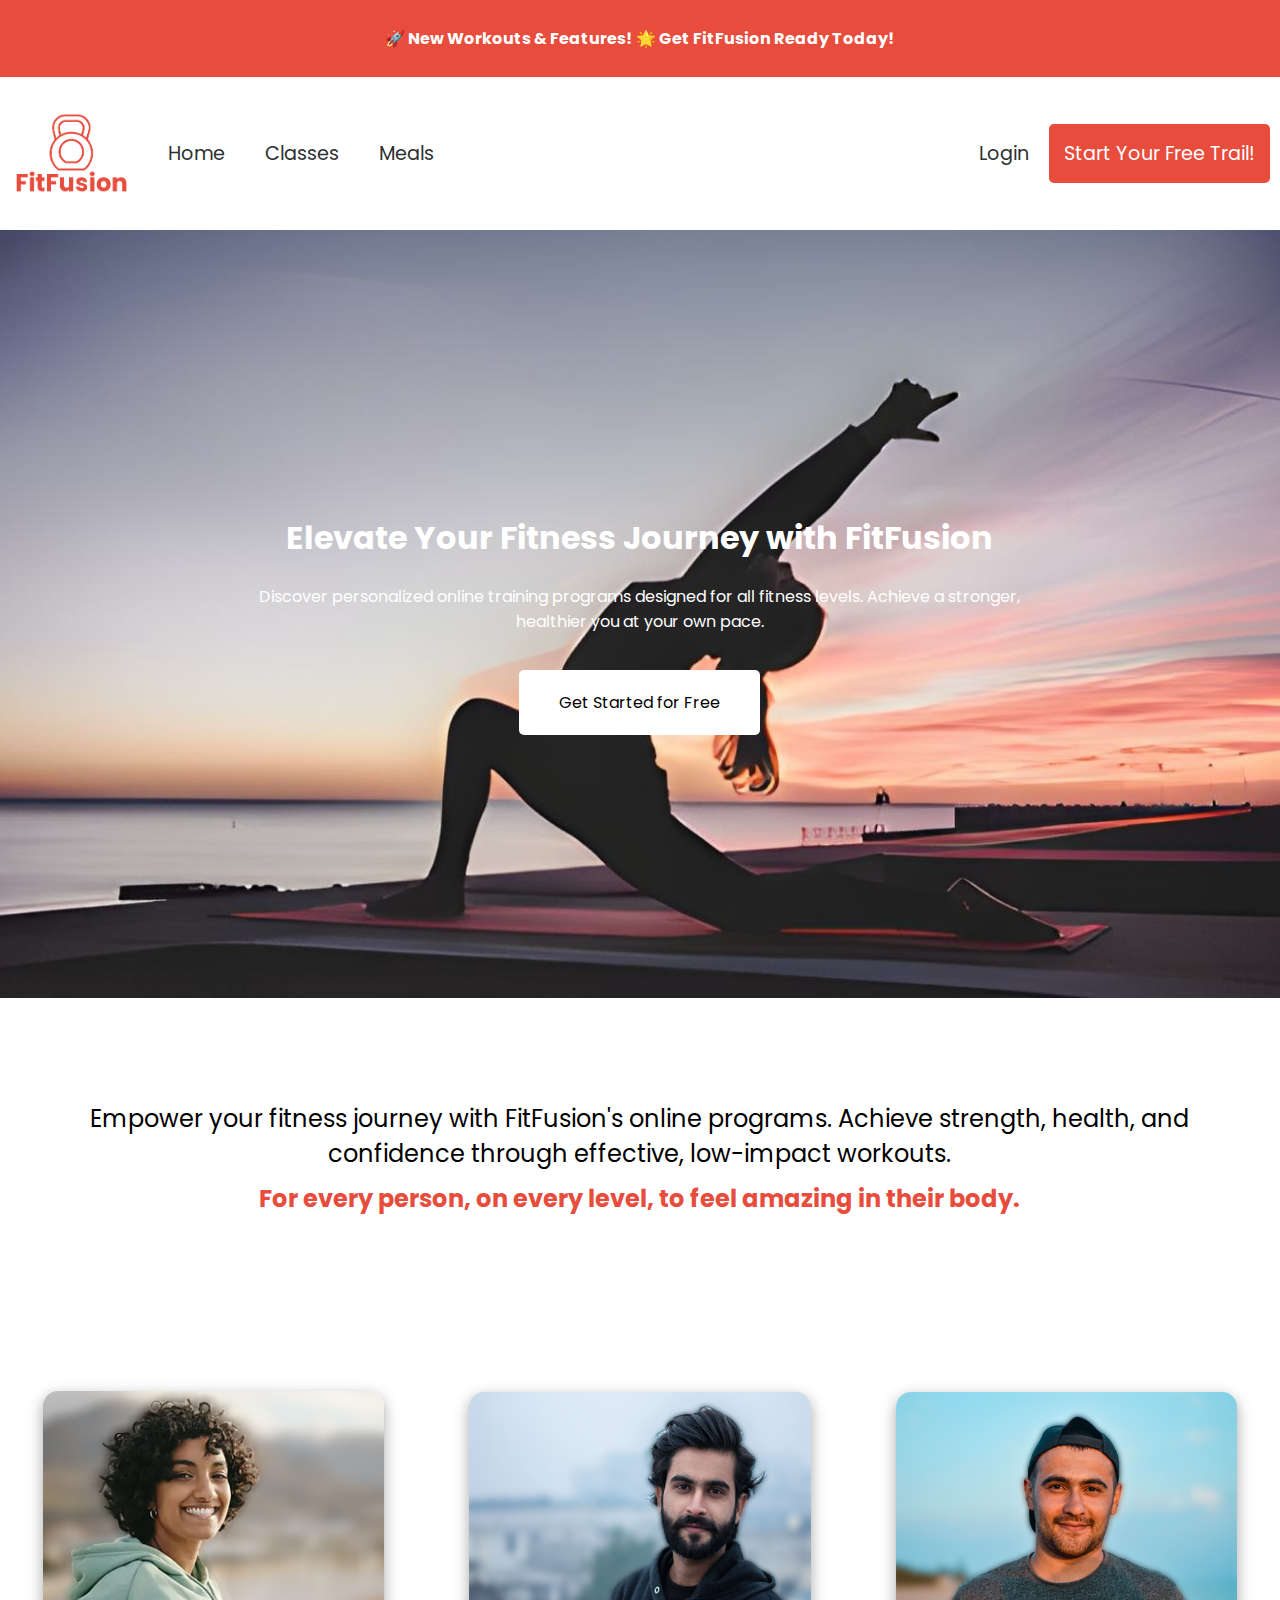
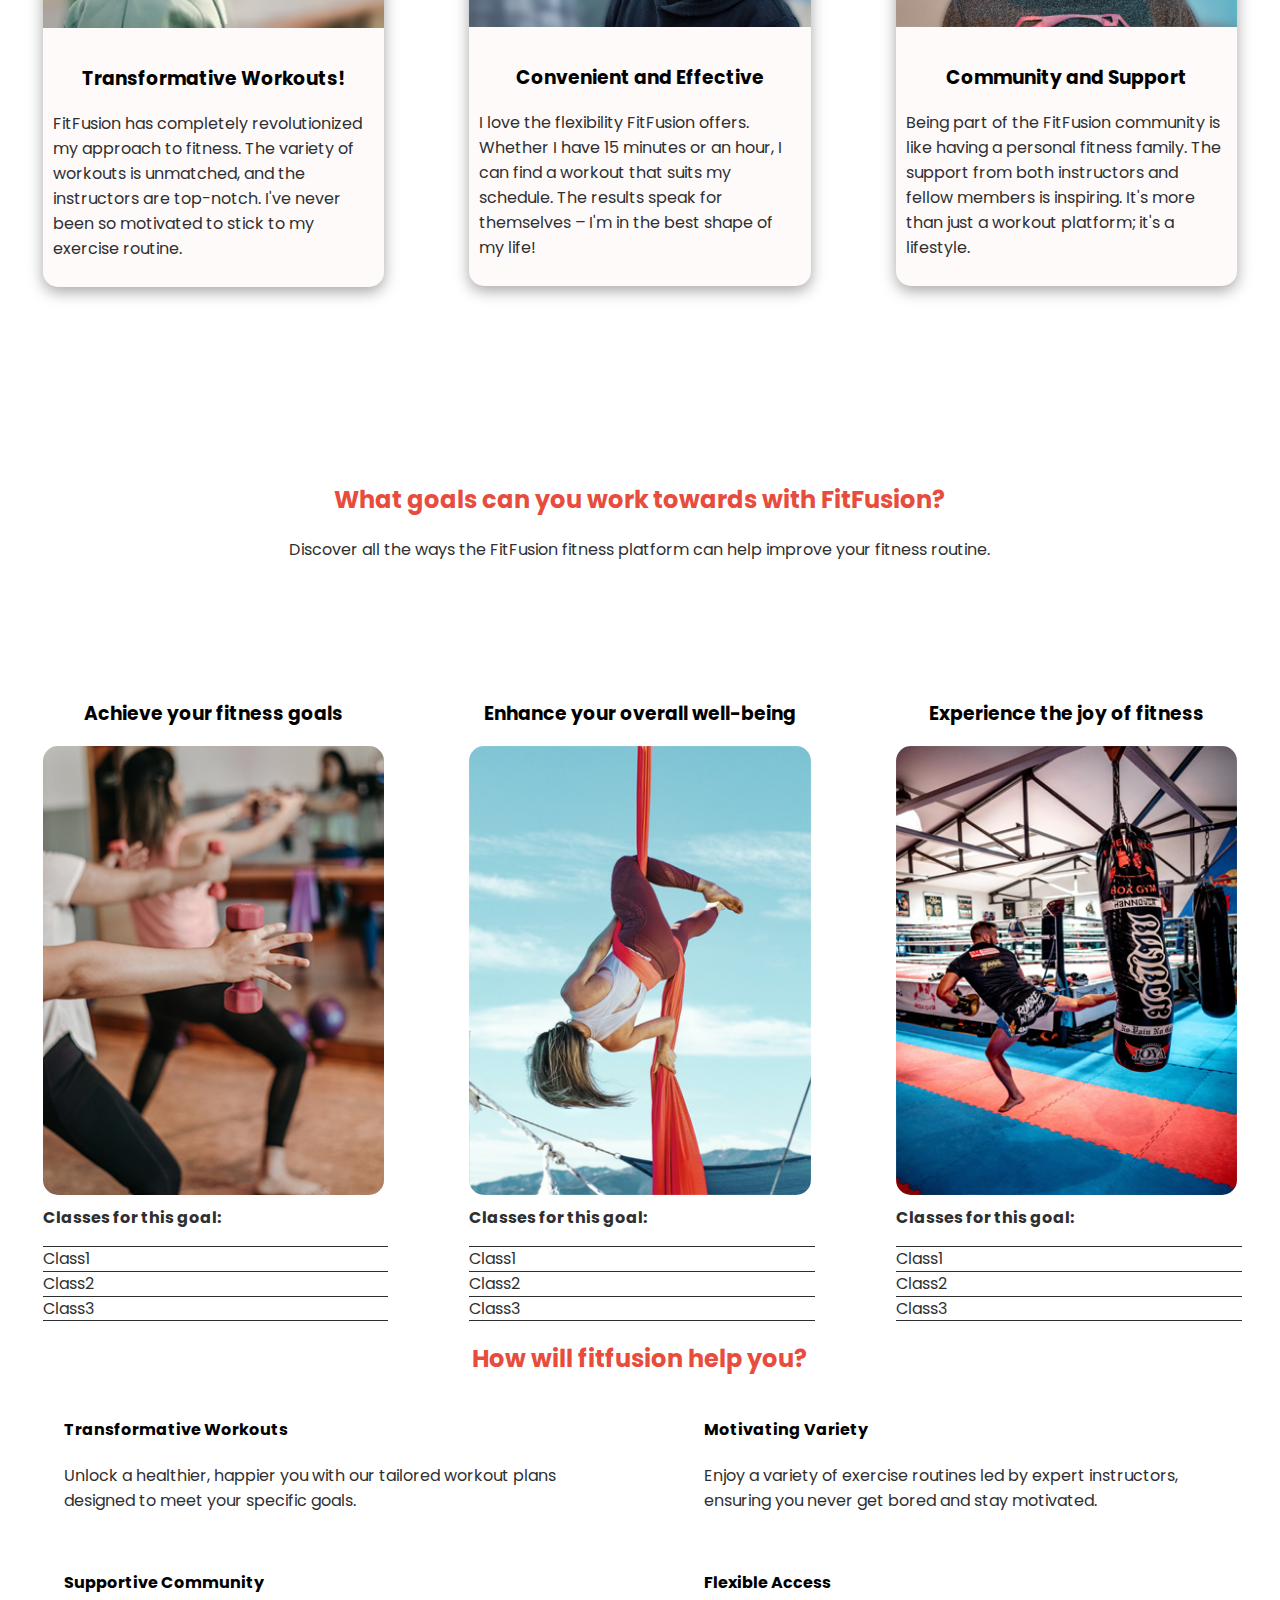
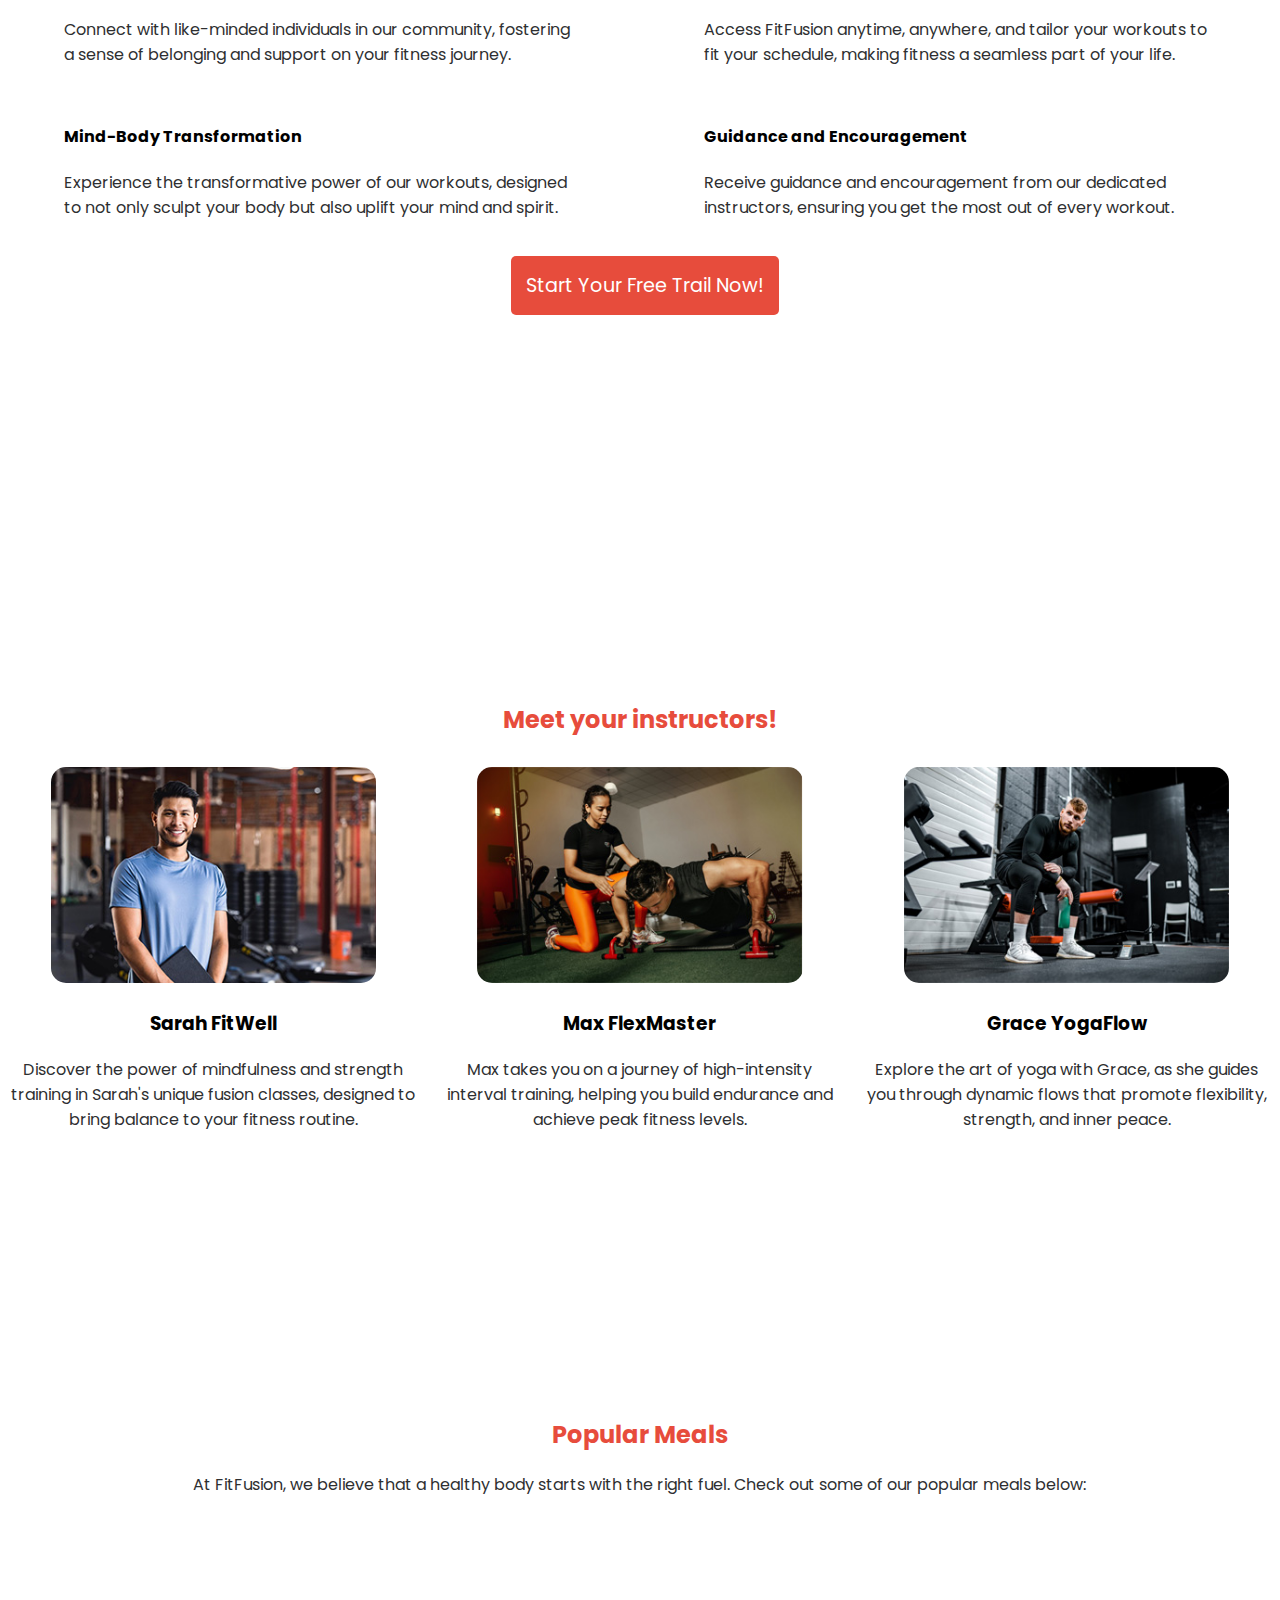
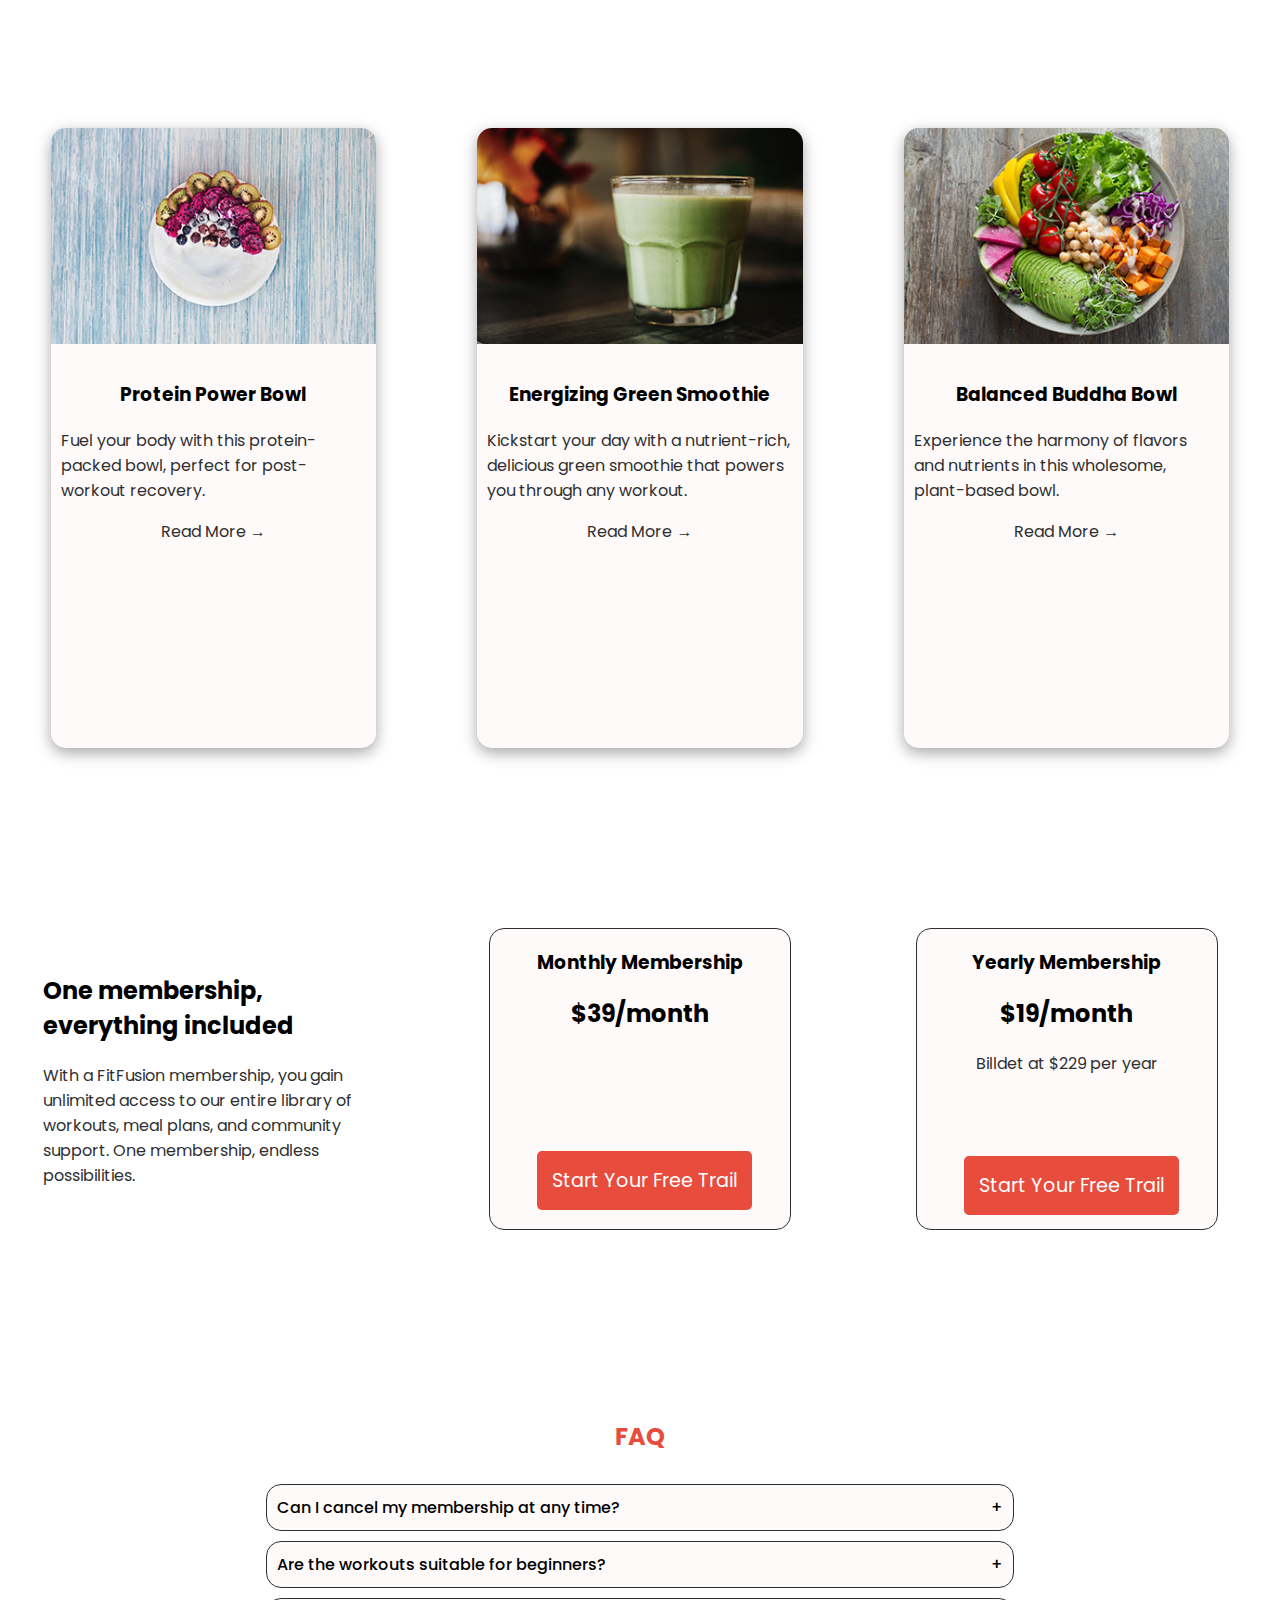
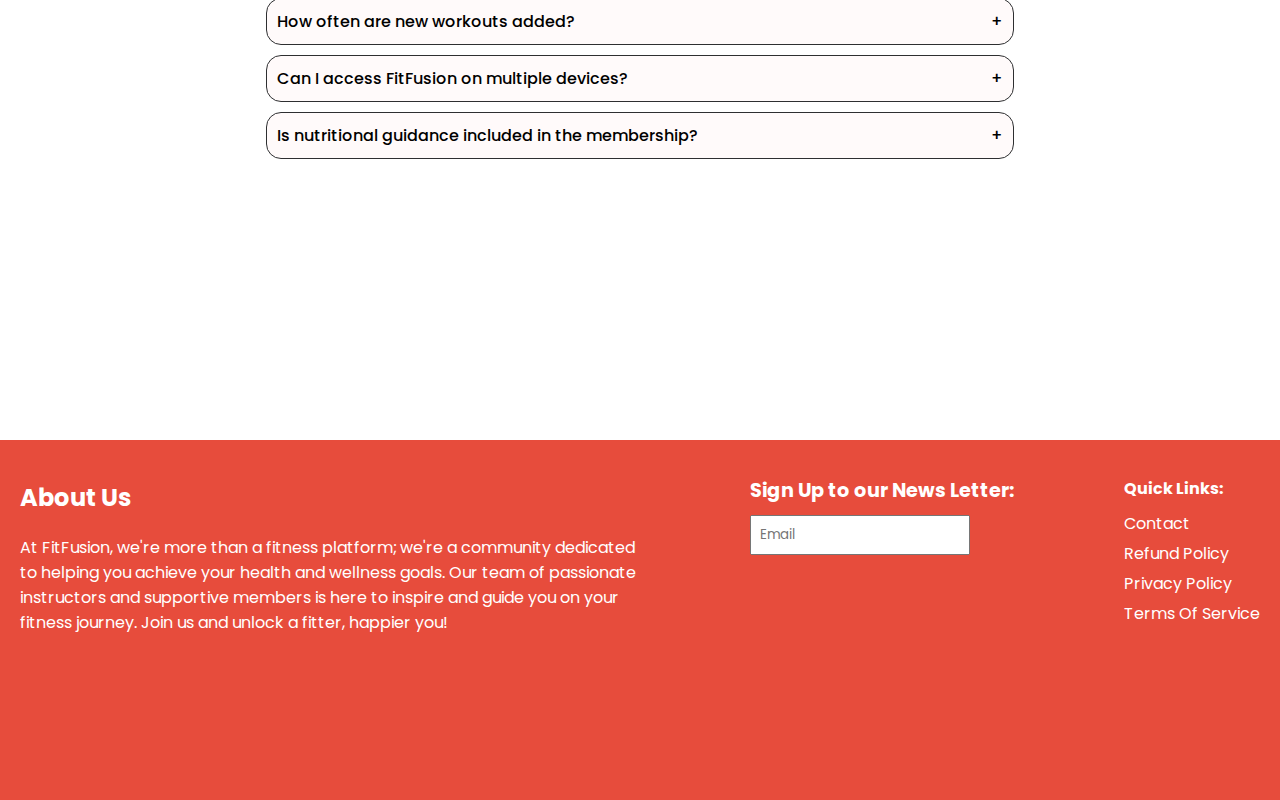
<file: index.html>
<!DOCTYPE html>
<html lang="en">

<head>
  <meta charset="UTF-8">
  <meta name="viewport" content="width=device-width, initial-scale=1.0">
  <title>Document</title>

  <link rel="stylesheet" href="css/style.css">

  <link rel="preconnect" href="https://fonts.googleapis.com">
  <link rel="preconnect" href="https://fonts.gstatic.com" crossorigin>
  <link href="https://fonts.googleapis.com/css2?family=Poppins:wght@400;500;700&display=swap" rel="stylesheet">
</head>

<body>
  <div id="wrapper-index">
    <header>
      <h2>🚀 New Workouts & Features! 🌟 Get FitFusion Ready Today!</h2>
    </header>

    <nav>
      <div class="left-nav">
        <img src="img/logo_png.png" alt="fitfusion_logo" class="logo">
        <a href="index.html">Home</a>
        <a href="classes.html">Classes</a>
        <a href="meals.html">Meals</a>
      </div>

      <div class="right-nav">
        <a href="#">Login</a>
        <button class="standard-button">Start Your Free Trail!</button>
      </div>
    </nav>

    <section id="back-img">
      <div class="center-div-width">
        <h1>Elevate Your Fitness Journey with FitFusion</h1>
        <p>Discover personalized online training programs designed for all fitness levels. Achieve a stronger, healthier
          you at your own pace.</p>
        <button>Get Started for Free</button>
      </div>
    </section>

    <article id="review-text">
      <div class="center-div">
        <h2>Empower your fitness journey with FitFusion's online programs. Achieve strength, health, and confidence
          through effective, low-impact workouts.</h2>
        <h2 class="brand-color"><strong>For every person, on every level, to feel amazing in their body.</strong></h2>
      </div>
    </article>

    <section id="review-1">
      <div class="boxshadow-card">
        <img src="img/review-1-img.jpg" alt="author">
        <div class="padding">
          <h3>Transformative Workouts!</h3>
          <p>FitFusion has completely revolutionized my approach to fitness. The variety of workouts is unmatched, and
            the instructors are top-notch. I've never been so motivated to stick to my exercise routine.</p>
        </div>
      </div>
    </section>

    <section id="review-2">
      <div class="boxshadow-card">
        <img src="img/review-2-img.jpg" alt="author">
        <div class="padding">
          <h3>Convenient and Effective</h3>
          <p>I love the flexibility FitFusion offers. Whether I have 15 minutes or an hour, I can find a workout that
            suits my schedule. The results speak for themselves – I'm in the best shape of my life!</p>
        </div>
      </div>
    </section>

    <section id="review-3">
      <div class="boxshadow-card">
        <img src="img/review-3-img.jpg" alt="author">
        <div class="padding">
          <h3>Community and Support</h3>
          <p>Being part of the FitFusion community is like having a personal fitness family. The support from both
            instructors and fellow members is inspiring. It's more than just a workout platform; it's a lifestyle.</p>
        </div>
      </div>
    </section>

    <article id="goal-text">
      <div class="center-div">
        <h2 class="text-breaker">What goals can you work towards with FitFusion?</h2>
        <p>Discover all the ways the FitFusion fitness platform can help improve your fitness routine.</p>
      </div>
    </article>

    <section id="goal-1" class="goal">
      <h3>Achieve your fitness goals</h3>
      <img src="img/goal-1-img.jpg" alt="dumbell-training">
      <p>Classes for this goal:</p>
      <a class="custom-overline" href="#">Class1</a>
      <a class="custom-overline" href="#">Class2</a>
      <a class="custom-underline custom-overline" href="#">Class3</a>
    </section>

    <section id="goal-2" class="goal">
      <h3>Enhance your overall well-being</h3>
      <img src="img/goal-2-img.jpg" alt="circus-rope-training">
      <p>Classes for this goal:</p>
      <a class="custom-overline" href="#">Class1</a>
      <a class="custom-overline" href="#">Class2</a>
      <a class="custom-underline custom-overline" href="#">Class3</a>

    </section>

    <section id="goal-3" class="goal">
      <h3>Experience the joy of fitness</h3>
      <img src="img/goal-3-img.jpg" alt="martial-arts-traning">
      <p>Classes for this goal:</p>
      <a class="custom-overline" href="#">Class1</a>
      <a class="custom-overline" href="#">Class2</a>
      <a class="custom-underline custom-overline" href="#">Class3</a>

    </section>

    <article id="benefits">
      <div class="center-div benefits-title">
        <h2 class="text-breaker">How will fitfusion help you?</h2>
      </div>
      <div class="benefits-container">
        <div class="benefit">
          <h4>Transformative Workouts</h4>
          <p>Unlock a healthier, happier you with our tailored workout plans designed to meet your specific goals.</p>
        </div>
        <div class="benefit">
          <h4>Motivating Variety</h4>
          <p>Enjoy a variety of exercise routines led by expert instructors, ensuring you never get bored and stay
            motivated.</p>
        </div>
        <div class="benefit">
          <h4>Supportive Community</h4>
          <p>Connect with like-minded individuals in our community, fostering a sense of belonging and support on your
            fitness journey.</p>
        </div>
        <div class="benefit">
          <h4>Flexible Access</h4>
          <p>Access FitFusion anytime, anywhere, and tailor your workouts to fit your schedule, making fitness a
            seamless part of your life.</p>
        </div>
        <div class="benefit">
          <h4>Mind-Body Transformation</h4>
          <p>Experience the transformative power of our workouts, designed to not only sculpt your body but also uplift
            your mind and spirit.</p>
        </div>
        <div class="benefit">
          <h4>Guidance and Encouragement</h4>
          <p>Receive guidance and encouragement from our dedicated instructors, ensuring you get the most out of every
            workout.</p>
        </div>
      </div>
      <div class="center-div">
        <button class="standard-button">Start Your Free Trail Now!</button>
      </div>

    </article>

    <article id="instructor-text">
      <div class="center-div">
        <h2 class="text-breaker">Meet your instructors!</h2>
      </div>
    </article>

    <section id="instructor-1" class="instructor">
      <img src="img/instructor-1-img.jpg" alt="Sarah FitWell">
      <h3>Sarah FitWell</h3>
      <p>Discover the power of mindfulness and strength training in Sarah's unique fusion classes, designed to bring
        balance to your fitness routine.</p>
    </section>

    <section id="instructor-2" class="instructor">
      <img src="img/instructor-2-img.jpg" alt="Max FlexMaster">
      <h3>Max FlexMaster</h3>
      <p>Max takes you on a journey of high-intensity interval training, helping you build endurance and achieve peak
        fitness levels.</p>
    </section>

    <section id="instructor-3" class="instructor">
      <img src="img/instructor-3-img.jpg" alt="Grace YogaFlow">
      <h3>Grace YogaFlow</h3>
      <p>Explore the art of yoga with Grace, as she guides you through dynamic flows that promote flexibility, strength,
        and inner peace.</p>
    </section>

    <article id="meals-text">
      <div class="center-div">
        <h2 class="text-breaker">Popular Meals</h2>
        <p>At FitFusion, we believe that a healthy body starts with the right fuel. Check out some of our popular meals
          below:</p>
      </div>
    </article>

    <section id="meal-1" class="meal">
      <div class="boxshadow-card">
        <img src="img/protein-bowl.jpg" alt="Protein Power Bowl">
        <div class="padding">
          <h3>Protein Power Bowl</h3>
          <p>Fuel your body with this protein-packed bowl, perfect for post-workout recovery.</p>
          <a href="#">Read More &rarr;</a>
        </div>
      </div>
    </section>

    <section id="meal-2" class="meal">
      <div class="boxshadow-card">
        <img src="img/green-smoothie.jpg" alt="Energizing Green Smoothie">
        <div class="padding">
          <h3>Energizing Green Smoothie</h3>
          <p>Kickstart your day with a nutrient-rich, delicious green smoothie that powers you through any workout.</p>
          <a href="#">Read More &rarr;</a>
        </div>
      </div>
    </section>

    <section id="meal-3" class="meal">
      <div class="boxshadow-card">
        <img src="img/buddha-bowl.jpg" alt="Balanced Buddha Bowl">
        <div class="padding">
          <h3>Balanced Buddha Bowl</h3>
          <p>Experience the harmony of flavors and nutrients in this wholesome, plant-based bowl.</p>
          <a href="#">Read More &rarr;</a>
        </div>
      </div>
    </section>

    <article id="plans-text">
      <div class="text-container">
        <h2>One membership, everything included</h2>
        <p>With a FitFusion membership, you gain unlimited access to our entire library of workouts, meal plans, and
          community support. One membership, endless possibilities.</p>
      </div>
    </article>

    <section id="plans-1">
      <div class="box-container">
        <div class="center-div">
          <h3>Monthly Membership</h3>
          <h2>$39/month</h2>
          <button class="standard-button">Start Your Free Trail</button>
        </div>
      </div>
    </section>

    <section id="plans-2">
      <div class="box-container">
        <div class="center-div">
          <h3>Yearly Membership</h3>
          <h2>$19/month</h2>
          <p>Billdet at $229 per year</p>
          <button class="standard-button">Start Your Free Trail</button>
        </div>
      </div>
    </section>


    <section id="faq">
      <h2 class="text-breaker">FAQ</h2>
      <div class="faq-container">
        <details>
          <summary>Can I cancel my membership at any time?</summary>
          <p>Yes, you can cancel your membership at any time with no hidden fees. Your satisfaction is our priority.</p>
        </details>
        <details>
          <summary>Are the workouts suitable for beginners?</summary>
          <p>Absolutely! Our workouts cater to all fitness levels, with modifications provided for beginners and
            advanced participants alike.</p>
        </details>
        <details>
          <summary>How often are new workouts added?</summary>
          <p>We add fresh content regularly, ensuring you always have exciting and effective workouts to keep you
            engaged.</p>
        </details>
        <details>
          <summary>Can I access FitFusion on multiple devices?</summary>
          <p>Yes, you can access FitFusion on any device, allowing you to work out whenever and wherever suits you best.
          </p>
        </details>
        <details>
          <summary>Is nutritional guidance included in the membership?</summary>
          <p>Yes, your membership includes access to a range of nutritious meal plans and recipes to complement your
            fitness journey.</p>
        </details>
      </div>
    </section>

    <footer>
      <div class="about-us">
        <h2>About Us</h2>
        <p>At FitFusion, we're more than a fitness platform; we're a community dedicated to helping you achieve your
          health and wellness goals. Our team of passionate instructors and supportive members is here to inspire and
          guide you on your fitness journey. Join us and unlock a fitter, happier you!</p>
      </div>
      <div class="newsletter-container">
        <h2>Sign Up to our News Letter:</h2>
        <input type="text" placeholder="Email">
      </div>
      <div class="quick-links-container">
        <p>Quick Links:</p>
        <a href="#">Contact</a>
        <a href="#">Refund Policy</a>
        <a href="#">Privacy Policy</a>
        <a href="#">Terms Of Service</a>
      </div>
    </footer>

  </div>

</body>

</html>
</file>
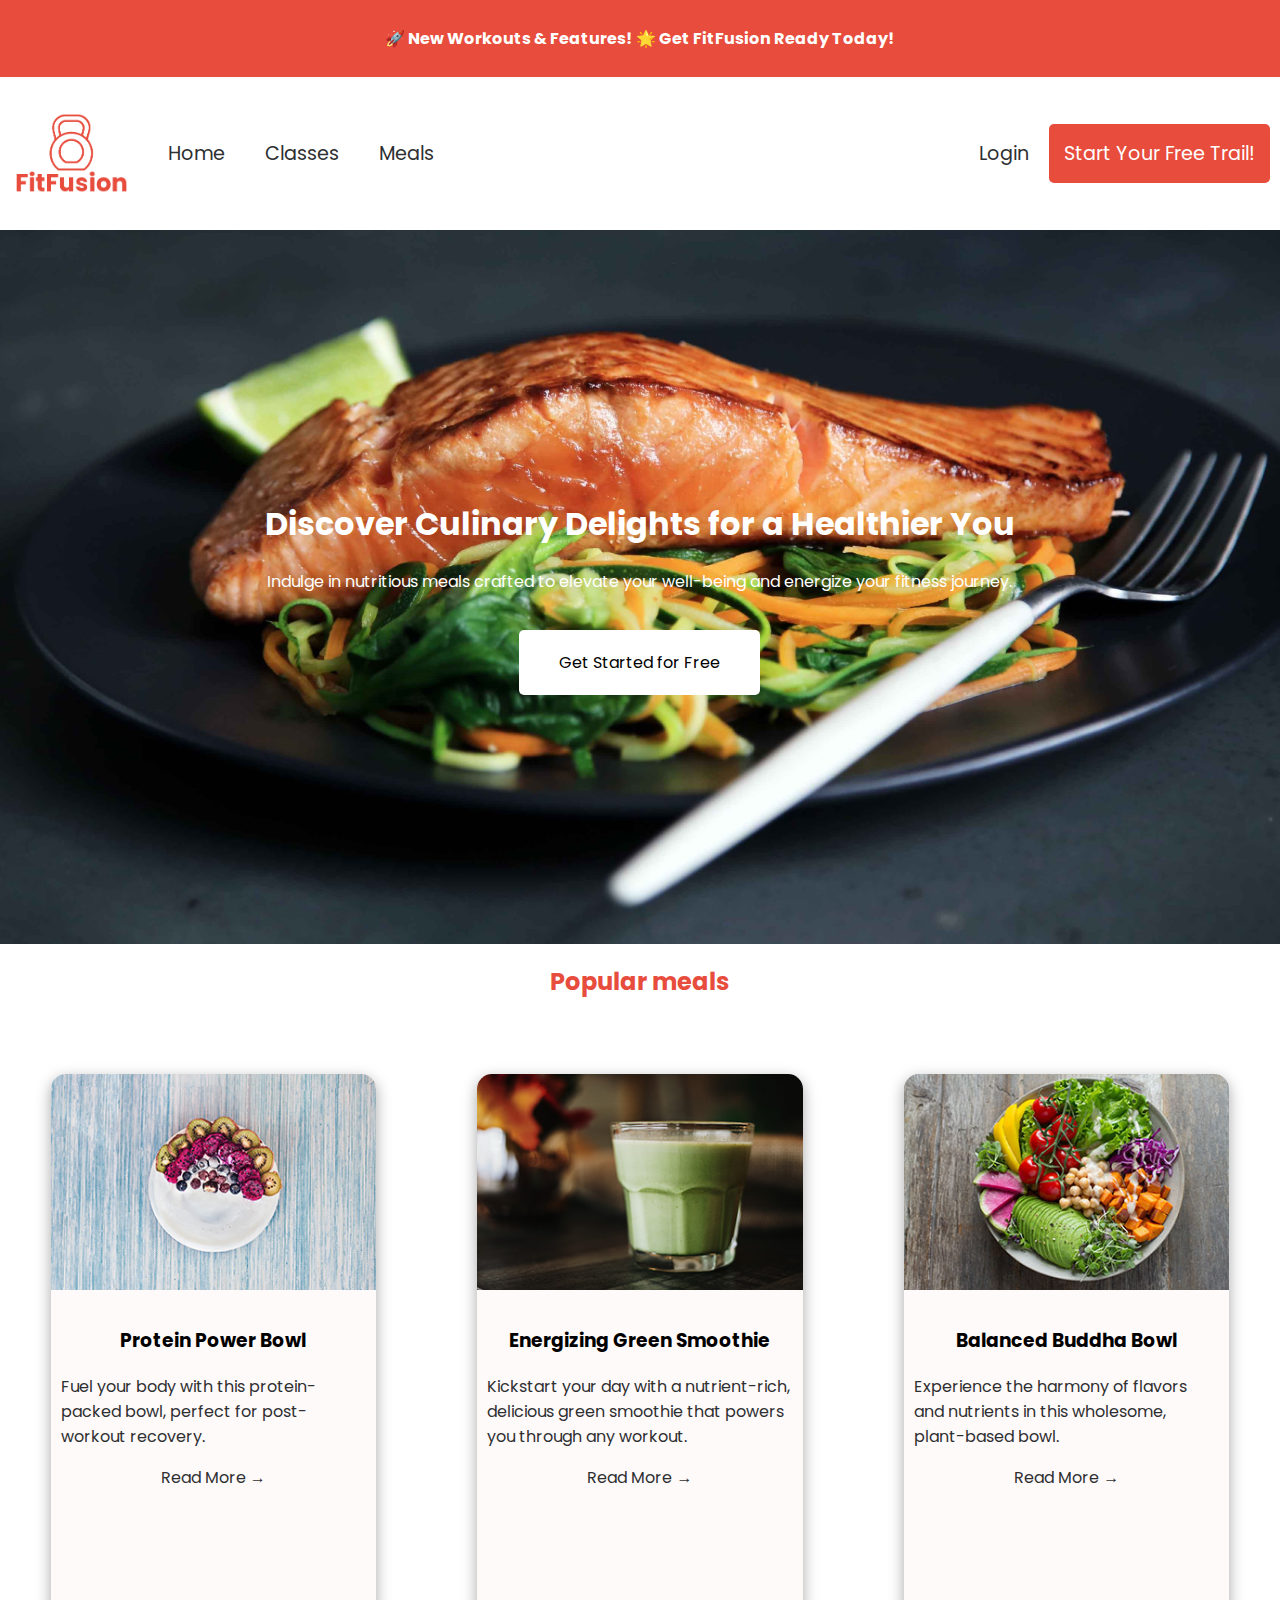
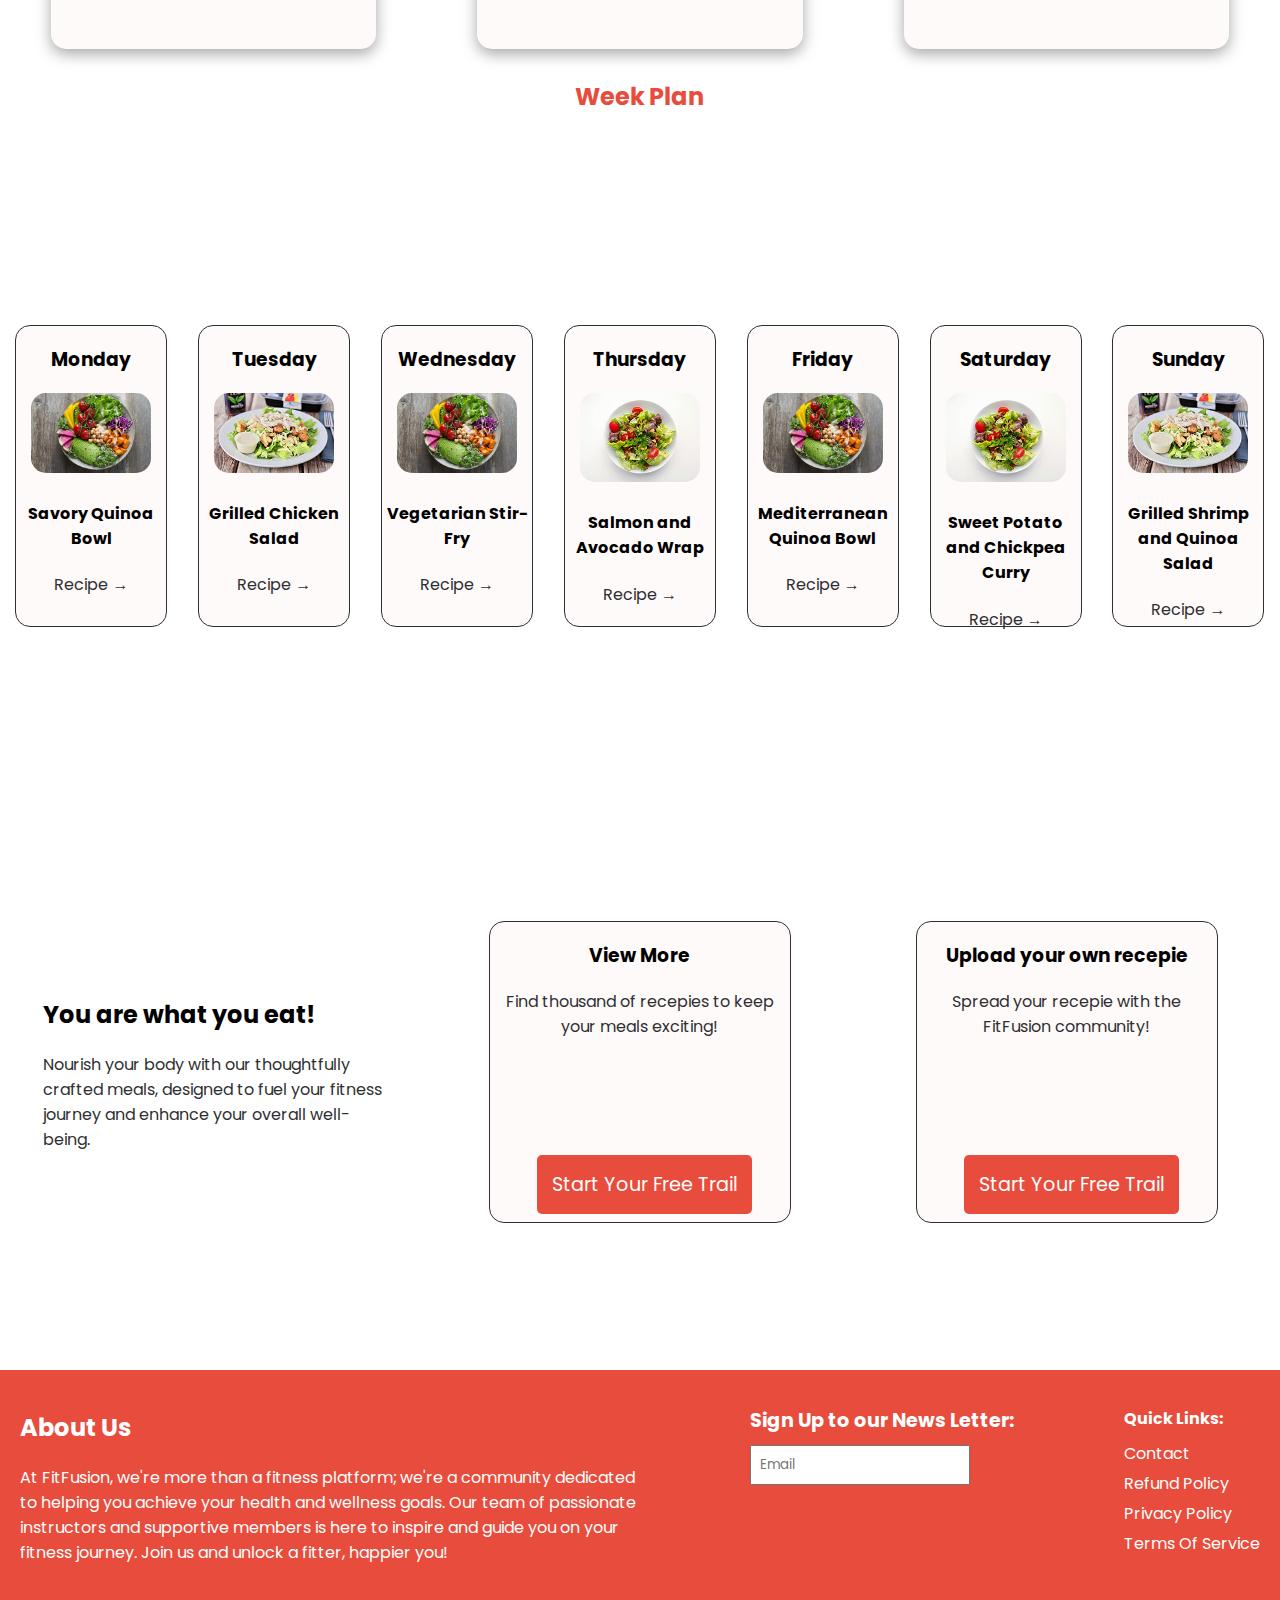
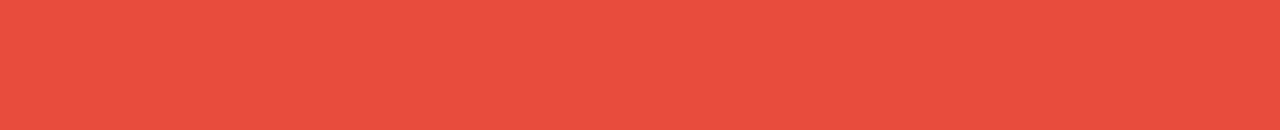
<file: meals.html>
<!DOCTYPE html>
<html lang="en">

<head>
    <meta charset="UTF-8">
    <meta name="viewport" content="width=device-width, initial-scale=1.0">
    <title>Document</title>

    <link rel="stylesheet" href="css/style.css">

    <link rel="preconnect" href="https://fonts.googleapis.com">
    <link rel="preconnect" href="https://fonts.gstatic.com" crossorigin>
    <link href="https://fonts.googleapis.com/css2?family=Poppins:wght@400;500;700&display=swap" rel="stylesheet">
</head>

<body>
    <div id="wrapper-meals">
        <header>
            <h2>🚀 New Workouts & Features! 🌟 Get FitFusion Ready Today!</h2>
        </header>

        <nav>
            <div class="left-nav">
                <img src="img/logo_png.png" alt="fitfusion_logo" class="logo">
                <a href="index.html">Home</a>
                <a href="classes.html">Classes</a>
                <a href="meals.html">Meals</a>
            </div>

            <div class="right-nav">
                <a href="#">Login</a>
                <button class="standard-button">Start Your Free Trail!</button>
            </div>
        </nav>

        <section id="back-img-meals">
            <div class="center-div-width">
                <h1>Discover Culinary Delights for a Healthier You</h1>
                <p>Indulge in nutritious meals crafted to elevate your well-being and energize your fitness journey.</p>
                <button>Get Started for Free</button>
            </div>
        </section>

        <article id="meal-text">
            <h2 class="text-breaker">Popular meals</h2>
        </article>

        <section id="popular-meal-1" class="meal">
            <div class="boxshadow-card">
                <img src="img/protein-bowl.jpg" alt="Protein Power Bowl">
                <div class="padding">
                    <h3>Protein Power Bowl</h3>
                    <p>Fuel your body with this protein-packed bowl, perfect for post-workout recovery.</p>
                    <a href="#">Read More &rarr;</a>
                </div>
            </div>
        </section>

        <section id="popular-meal-2" class="meal">
            <div class="boxshadow-card">
                <img src="img/green-smoothie.jpg" alt="Energizing Green Smoothie">
                <div class="padding">
                    <h3>Energizing Green Smoothie</h3>
                    <p>Kickstart your day with a nutrient-rich, delicious green smoothie that powers you through any
                        workout.</p>
                    <a href="#">Read More &rarr;</a>
                </div>
            </div>
        </section>

        <section id="popular-meal-3" class="meal">
            <div class="boxshadow-card">
                <img src="img/buddha-bowl.jpg" alt="Balanced Buddha Bowl">
                <div class="padding">
                    <h3>Balanced Buddha Bowl</h3>
                    <p>Experience the harmony of flavors and nutrients in this wholesome, plant-based bowl.</p>
                    <a href="#">Read More &rarr;</a>
                </div>
            </div>
        </section>

        <article id="week-text">
            <h2 class="text-breaker">Week Plan</h2>
        </article>

        <section id="week-meals">
            <div class="week-meal">
                <div class="center-div">
                    <h3>Monday</h3>
                    <img src="img/buddha-bowl.jpg" alt="Savory Quinoa Bowl">
                    <h4>Savory Quinoa Bowl</h4>
                    <a href="#">Recipe &rarr;</a>
                </div>
            </div>
            <div class="week-meal">
                <div class="center-div">
                    <h3>Tuesday</h3>
                    <img src="img/chicken-salad.jpg" alt="Grilled Chicken Salad">
                    <h4>Grilled Chicken Salad</h4>
                    <a href="#">Recipe &rarr;</a>
                </div>
            </div>
            <div class="week-meal">
                <div class="center-div">
                    <h3>Wednesday</h3>
                    <img src="img/buddha-bowl.jpg" alt="Vegetarian Stir-Fry">
                    <h4>Vegetarian Stir-Fry</h4>
                    <a href="#">Recipe &rarr;</a>
                </div>
            </div>
            <div class="week-meal">
                <div class="center-div">
                    <h3>Thursday</h3>
                    <img src="img/salad.jpg" alt="Salmon and Avocado Wrap">
                    <h4>Salmon and Avocado Wrap</h4>
                    <a href="#">Recipe &rarr;</a>
                </div>
            </div>
            <div class="week-meal">
                <div class="center-div">
                    <h3>Friday</h3>
                    <img src="img/buddha-bowl.jpg" alt="Mediterranean Quinoa Bowl">
                    <h4>Mediterranean Quinoa Bowl</h4>
                    <a href="#">Recipe &rarr;</a>
                </div>
            </div>
            <div class="week-meal">
                <div class="center-div">
                    <h3>Saturday</h3>
                    <img src="img/salad.jpg" alt="Sweet Potato and Chickpea Curry">
                    <h4>Sweet Potato and Chickpea Curry</h4>
                    <a href="#">Recipe &rarr;</a>
                </div>
            </div>
            <div class="week-meal">
                <div class="center-div">
                    <h3>Sunday</h3>
                    <img src="img/chicken-salad.jpg" alt="Grilled Shrimp and Quinoa Salad">
                    <h4>Grilled Shrimp and Quinoa Salad</h4>
                    <a href="#">Recipe &rarr;</a>
                </div>
            </div>
        </section>

        <article id="text-meals">
            <div class="text-container">
                <h2>You are what you eat!</h2>
                <p>Nourish your body with our thoughtfully crafted meals, designed to fuel your fitness journey and
                    enhance your overall well-being.</p>
            </div>
        </article>

        <section id="view-more">
            <div class="box-container">
                <div class="center-div">
                    <h3>View More</h3>
                    <p>Find thousand of recepies to keep your meals exciting!</p>
                    <button class="standard-button">Start Your Free Trail</button>
                </div>
            </div>
        </section>

        <section id="upload-meal">
            <div class="box-container">
                <div class="center-div">
                    <h3>Upload your own recepie</h3>
                    <p>Spread your recepie with the FitFusion community!</p>
                    <button class="standard-button">Start Your Free Trail</button>
                </div>
            </div>
        </section>

        <footer>
            <div class="about-us">
                <h2>About Us</h2>
                <p>At FitFusion, we're more than a fitness platform; we're a community dedicated to helping you achieve
                    your
                    health and wellness goals. Our team of passionate instructors and supportive members is here to
                    inspire and
                    guide you on your fitness journey. Join us and unlock a fitter, happier you!</p>
            </div>
            <div class="newsletter-container">
                <h2>Sign Up to our News Letter:</h2>
                <input type="text" placeholder="Email">
            </div>
            <div class="quick-links-container">
                <p>Quick Links:</p>
                <a href="#">Contact</a>
                <a href="#">Refund Policy</a>
                <a href="#">Privacy Policy</a>
                <a href="#">Terms Of Service</a>
            </div>
        </footer>
    </div>

</body>

</html>
</file>
<file: css/style.css>
html, body {
    margin: 0;
    padding: 0;
}

* {
    font-family: "Poppins";
}

p {
    color: rgb(46, 47, 49);
}

a {
    text-decoration: none;
    color: rgb(46, 47, 49);
}

#wrapper-index {
    display: grid;
    height: 800vh;
    grid-template-areas: 
    "hd hd hd"
    "nv nv nv"
    "bi bi bi"
    "rt rt rt"
    "r1 r2 r3"
    "gt gt gt"
    "g1 g2 g3"
    "bn bn bn"
    "it it it"
    "i1 i2 i3"
    "mt mt mt"
    "m1 m2 m3"
    "pt p1 p2"
    "fq fq fq"
    "ft ft ft";

    grid-template-columns: 1fr 1fr 1fr;
    grid-template-rows: 8.5vh 17vh 12fr 5fr 10fr 5fr 10fr 15fr 1fr 10fr 5fr 10fr 10fr 10fr 40vh;
    
}

header {
    grid-area: hd;
    background-color: rgb(231, 76, 60);
    display: flex;
    justify-content: center;
    align-items: center;
}

nav {
    grid-area: nv;
    display: flex;
    justify-content: space-between;
    align-items: center;
}

#back-img {
    grid-area: bi;
    background-image: url(/img/back-img-index.jpg);
    background-size: cover;
    background-position: center;
    background-repeat: no-repeat;
    display: flex;
    justify-content: center;
    align-items: center;
    text-align: center;
}

#review-text {
    grid-area: rt;
    display: flex;
    justify-content: center;
    align-items: center;
    text-align: center;
    padding-left: 50px;
    padding-right: 50px;
}

#review-1 {
    grid-area: r1;
    display: flex;
    justify-content: center;
    align-items: center;
}

#review-2 {
    grid-area: r2;
    display: flex;
    justify-content: center;
    align-items: center;
}

#review-3 {
    grid-area: r3;
    display: flex;
    justify-content: center;
    align-items: center;
}

#goal-text {
    grid-area: gt;
    display: flex;
    justify-content: center;
    align-items: center;
}

#goal-1 {
    grid-area: g1;
}

#goal-2 {
    grid-area: g2;
}

#goal-3 {
    grid-area: g3;
}

#benefits {
    grid-area: bn;

}

#instructor-text {
    grid-area: it;
}

#instructor-1 {
    grid-area: i1;

}

#instructor-2 {
    grid-area: i2;

}

#instructor-3 {
    grid-area: i3;

}

#meals-text {
    grid-area: mt;
}

#meal-1{
    grid-area: m1;
}

#meal-2{
    grid-area: m2;
}

#meal-3{
    grid-area: m3;
}

#plans-text {
    grid-area: pt;
    display: flex;
    align-items: center;
    justify-content: center;
}

#plans-1 {
    grid-area: p1;
}

#plans-2 {
    grid-area: p2;
}

#faq {
    grid-area: fq;
    display: flex;
    flex-direction: column;
    align-items: center;

}

footer {
    grid-area: ft;
    background-color: rgb(231, 76, 60);
    padding: 20px;
    display: flex;
    justify-content: space-between;
}

header h2 {
    color: white;
    font-size: 1rem;
    font-weight: 700;
}

.logo {
   height: 80px;
   margin-left: 15px;
}


.left-nav,
.right-nav {
    display: flex;
    align-items: center;
}

nav a {
    margin-left: 40px;
    font-size: 1.2rem;
}


.center-div {
    text-align: center;
}

.center-div-width {
    text-align: center;
    width: 60%;
}

#back-img h1 {
    font-weight: bold;
    font-size: 2rem;
    color: white;
}

#back-img p {
    color: white;
}

#back-img button {
    margin-top: 20px;
    border: none;
    background-color: white;
    padding: 20px 40px;
    border-radius: 5px;
    cursor: pointer;
    font-size: 1rem;
}

#review-text h2 {
    font-weight: normal;
    margin: 10px;
}


.boxshadow-card {
    text-align: center;
    box-shadow: rgba(0, 0, 0, 0.35) 0px 5px 15px;
    border-radius: 15px;
    background-color: snow;
    width: 80%;
}

.boxshadow-card p {
    text-align: left;
}

.boxshadow-card img {
    width: 100%;
    border-radius: 15px 15px 0 0;
}

.padding {
    padding: 10px;
}


.brand-color {
    color: rgb(231, 76, 60);
}

.text-breaker {
    color: rgb(231, 76, 60);
    font-weight: bold;
}

.goal {
    text-align: center;
}

.goal img{
    width: 80%;
    height: 70%;
    border-radius: 15px;
    display: block;
    margin: 0 auto;
}


.goal a,
.goal p {
    display: block;
    text-align: start;
    margin-left: 10%;
}

.goal p {
    font-weight: bold;
    margin-top: 10px;
}

/* I have gotten insperation online for the following code: */
.custom-overline,
.custom-underline {
    position: relative;
    display: inline-block;
}

.custom-overline::before {
    content: '';
    position: absolute;
    top: 0;
    left: 0;
    width: 90%;
    height: 0.5px; 
    background-color: rgb(46, 47, 49);
}


.custom-underline::after {
    content: '';
    position: absolute;
    bottom: 0;
    left: 0;
    width: 90%;
    height: 0.5px;
    background-color: rgb(46, 47, 49);
}
/* End */

.benefits-container {
    display: flex;
    flex-wrap: wrap;
    justify-content: space-around;
}

.benefit {
    display: inline-block;
    width: 40%;
    box-sizing: border-box;
    margin-bottom: 20px;
}

.standard-button {
    border: none;
    color: white;
    background-color: rgb(231, 76, 60);
    padding: 15px;
    border-radius: 5px;
    font-size: 1.2rem;
    margin-left: 20px;
    margin-right: 10px;
    cursor: pointer;
}

.instructor {
   text-align: center;
   padding: 10px;
}

.instructor img {
    width: 80%;
    border-radius: 15px;
}

.meal {
    display: flex;
    justify-content: center;
    padding: 10px;
}

.box-container {
    background-color: snow;
    border: solid rgb(46, 47, 49) 0.5px;
    border-radius: 15px;
    width: 300px;
    height: 300px;
    display: flex;
    justify-content: center;
}

#plans-1 .box-container button {
    margin-top: 100px;
    margin-bottom: 0;
}

#plans-2 .box-container button {
    margin-top: 64px;
    margin-bottom: 0;
}

.text-container {
    width: 80%;
}

#plans-1,
#plans-2 {
    display: flex;
    justify-content: center;
    align-items: center;
}



details summary {
    list-style: none;
    cursor: pointer;
}

summary {
    font-weight: 500;
}

/* I have gotten insperation online for the following code: */
details summary::after {
    content: "+";
    float: right;
}

details[open] summary::after {
    content: "–";
  }
/* End */

.faq-container {
    width: 60%;
}

.faq-container details {
    background-color: snow;
    border: solid 0.5px rgb(46, 47, 49);
    border-radius: 15px;
    margin: 10px;
    padding: 10px
}


.newsletter-container {
    text-align: left;
}

.newsletter-container h2 {
    margin-bottom: 10px;
    font-size: 1.2em;
    color: white;
}

.newsletter-container input {
    padding: 8px;
    width: 200px;
}

.quick-links-container {
    text-align: right;
}

.quick-links-container p {
    font-weight: bold;
    margin-bottom: 10px;
    text-align: start;
    color: white;
}

.quick-links-container a {
    text-align: start;
    display: block;
    margin-bottom: 5px;
    color: white;

}
  
.quick-links-container a:hover {
    text-decoration: underline;
}

.about-us {
    width: 50%;
}

.about-us h2,
.about-us p {
    color: white;
}
#wrapper-meals {
    display: grid;
    height: 370vh;
    grid-template-areas: 
    "hd hd hd"
    "nv nv nv"
    "bi bi bi"
    "pt pt pt"
    "p1 p2 p3"
    "wt wt wt"
    "wk wk wk"
    "tx vm up"
    "ft ft ft";

    grid-template-columns: 1fr 1fr 1fr;
    grid-template-rows: 8.5vh 17vh 12fr 2fr 10fr 2fr 10fr 10fr 40vh;
}

#back-img-meals {
    grid-area: bi;
    background-image: url(/img/back-img-meals.jpg);
    background-size: cover;
    background-position: center;
    background-repeat: no-repeat;
    display: flex;
    justify-content: center;
    align-items: center;
    text-align: center;
}

#meal-text {
    grid-area: pt;
    text-align: center;
}

#popular-meal-1 {
    grid-area: p1;
}

#popular-meal-2 {
    grid-area: p2;
}

#popular-meal-3 {
    grid-area: p3;
}

#week-text {
    grid-area: wt;
    text-align: center;
}

#week-meals {
    grid-area: wk;
    display: flex;
    justify-content: space-around;
    align-items: center;
}

#text-meals {
    grid-area: tx;
    display: flex;
    align-items: center;
    justify-content: center;
}

#view-more {
    grid-area: vm;
    display: flex;
    align-items: center;
    justify-content: center;
}

#upload-meal {
    grid-area: up;
    display: flex;
    align-items: center;
    justify-content: center;
}

#back-img-meals h1 {
    font-weight: bold;
    font-size: 2rem;
    color: white;
}

#back-img-meals p {
    color: white;
}

#back-img-meals button {
    margin-top: 20px;
    border: none;
    background-color: white;
    padding: 20px 40px;
    border-radius: 5px;
    cursor: pointer;
    font-size: 1rem;
}


.week-meal {
    background-color: snow;
    border: solid rgb(46, 47, 49) 0.5px;
    border-radius: 15px;
    height: 300px;
    width: 150px;
    display: flex;
    justify-content: center;
}

.week-meal img {
    width: 80%;
    border-radius: 15px;
}


#view-more button,
#upload-meal button {
    margin-top: 100px;
}


#wrapper-classes {
    display: grid;
    height: 320vh;
    grid-template-areas: 
    "hd"
    "nv"
    "tc"
    "cl"
    "ft";

    grid-template-columns: 1fr;
    grid-template-rows: 8.5vh 17vh 7fr 30fr 40vh;
}

#wrapper-classes nav {
    border-bottom: rgb(46, 47, 49) solid 0.5px;
}

#text-classes {
    grid-area: tc;
}

#classes {
    grid-area: cl;
    display: flex;
    flex-wrap: wrap;
}

#text-classes h1{
    font-size: 2.5rem;
    color: rgb(231, 76, 60);
}

#text-classes p {
    width: 50%;
}

.class,
.final-class {
    box-sizing: border-box;
    width: 25%;

    text-align: center;
}

.class {
    padding: 10px;
}

.class img {
    width: 290px;
    height: 290px;
    cursor: pointer;
    border-radius: 15px;
    object-fit: cover;
    object-position: center;


}

.class h2 {
    text-align: left;
    cursor: pointer;
}

.class p {
    text-align: left;
    cursor: pointer;
}
</file>
